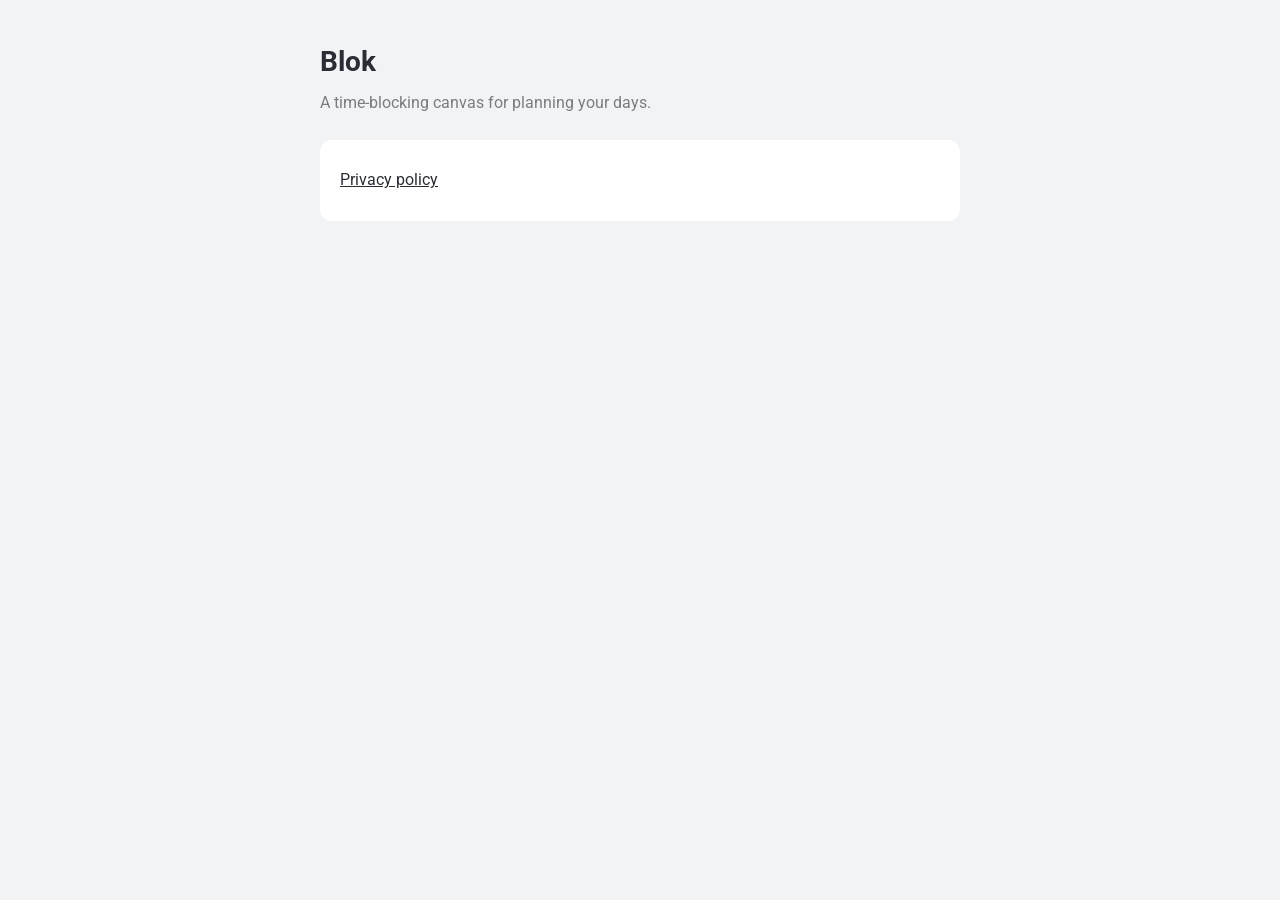
<file: index.html>
<!doctype html>
<html lang="en">
  <head>
    <meta charset="utf-8" />
    <meta name="viewport" content="width=device-width, initial-scale=1" />
    <title>Blok</title>
    <link rel="stylesheet" href="style.css" />
  </head>
  <body>
    <main>
      <h1>Blok</h1>
      <p class="soft">A time-blocking canvas for planning your days.</p>
      <div class="panel">
        <p><a href="privacy.html">Privacy policy</a></p>
      </div>
    </main>
  </body>
</html>
</file>
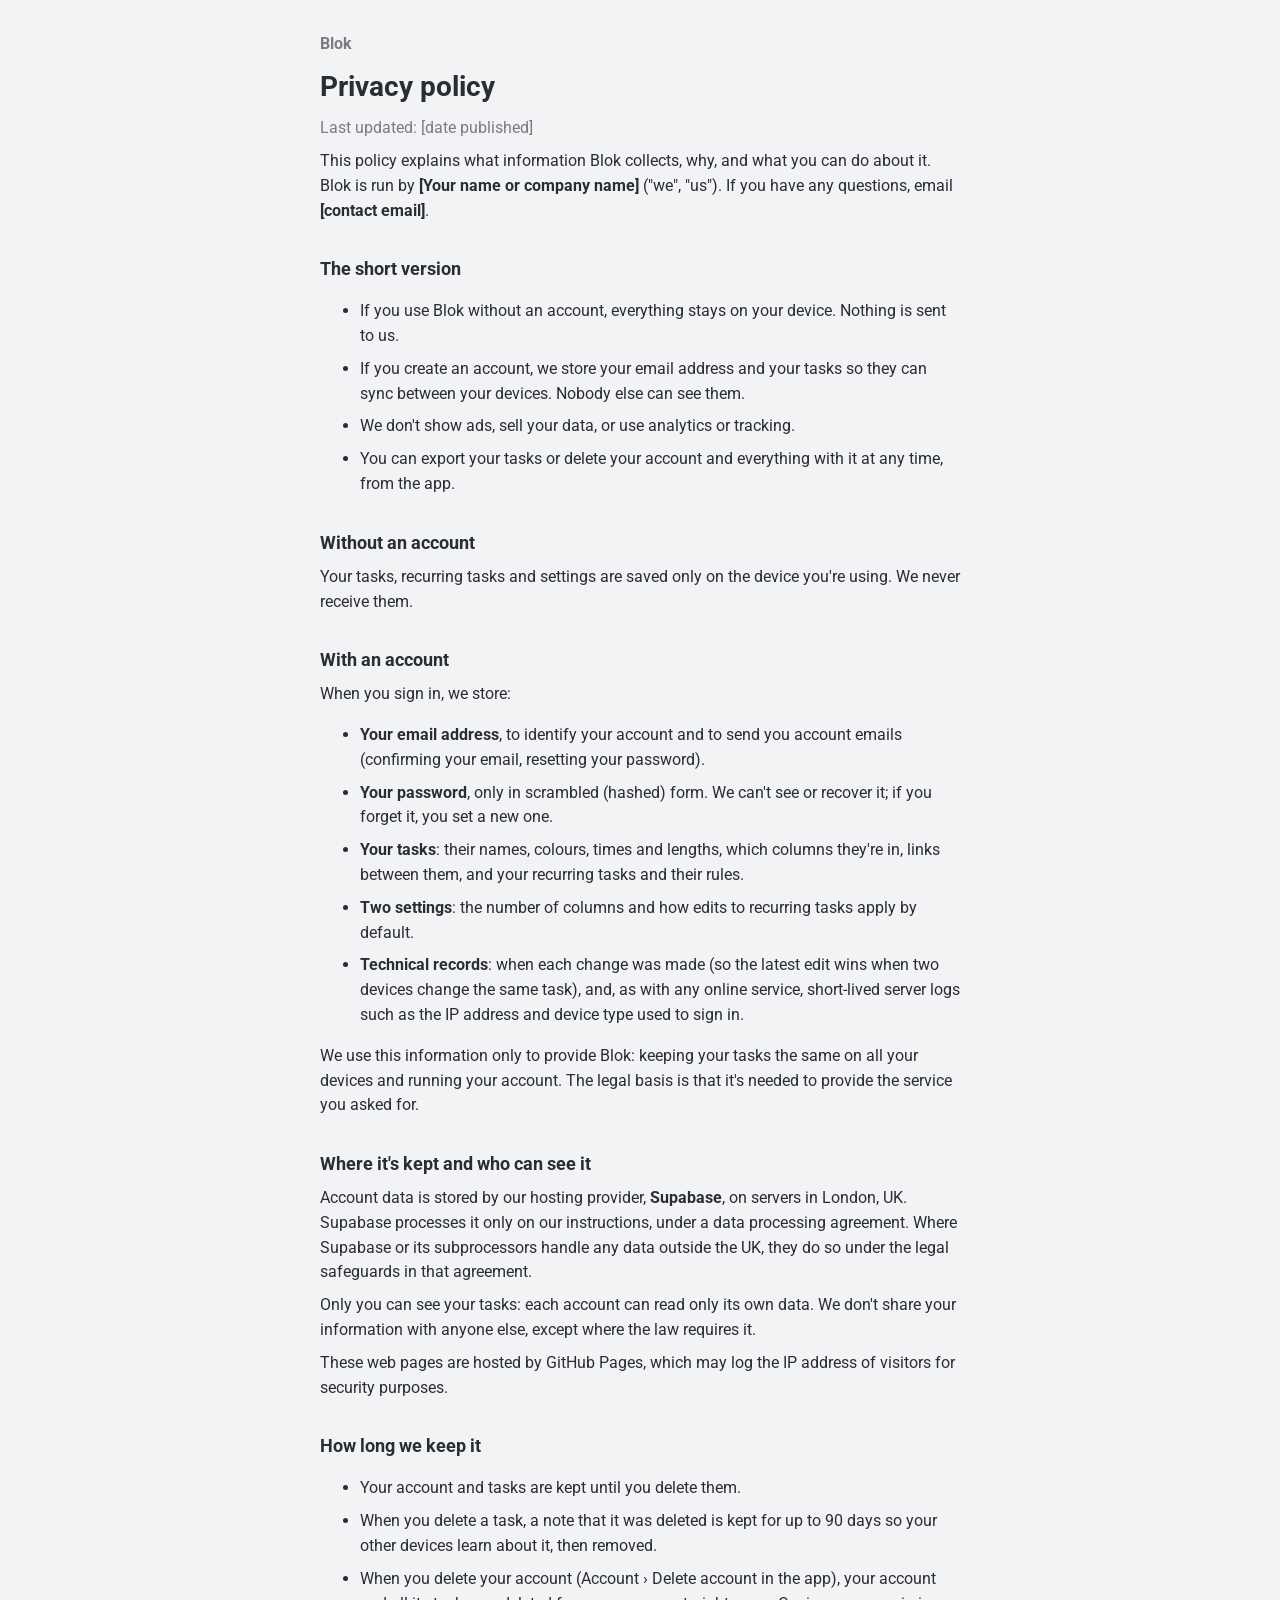
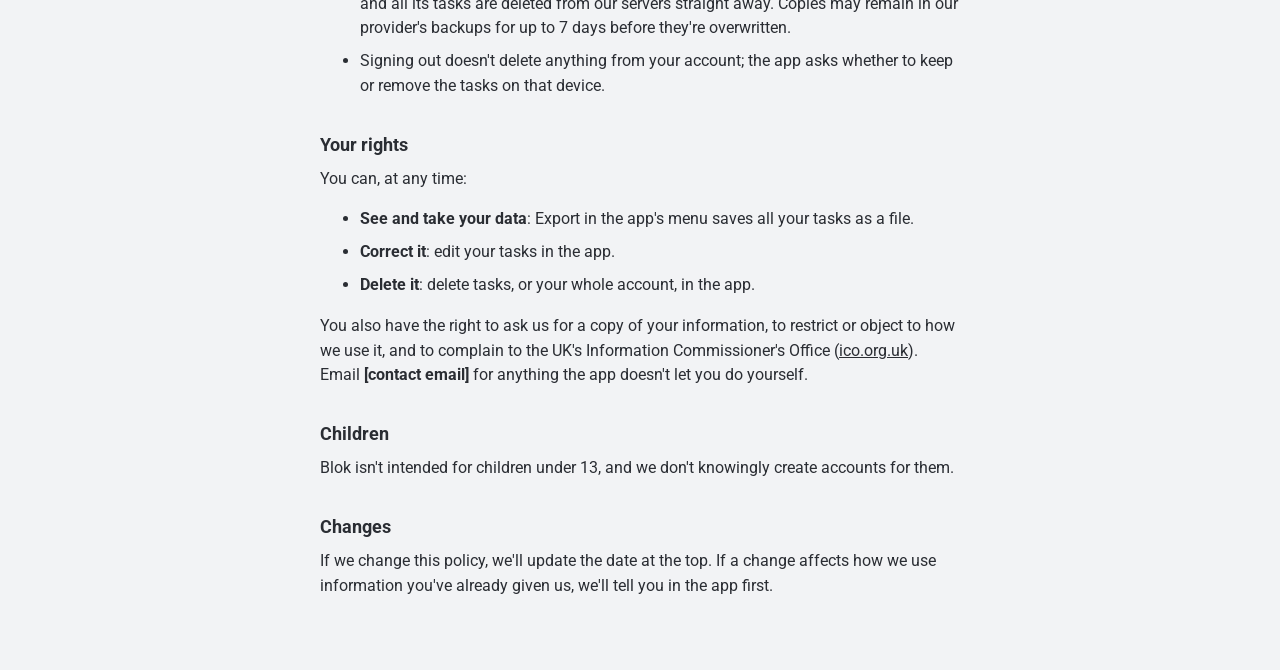
<file: privacy.html>
<!doctype html>
<html lang="en">
  <head>
    <meta charset="utf-8" />
    <meta name="viewport" content="width=device-width, initial-scale=1" />
    <title>Privacy policy · Blok</title>
    <link rel="stylesheet" href="style.css" />
  </head>
  <body>
    <!-- BEFORE PUBLISHING: replace every [bracketed placeholder] below (who runs Blok, the contact
         email, the date). A published policy with placeholders is incomplete. -->
    <main>
      <a class="brand" href="./">Blok</a>
      <h1>Privacy policy</h1>
      <p class="soft">Last updated: [date published]</p>

      <p>
        This policy explains what information Blok collects, why, and what you can do about it.
        Blok is run by <strong>[Your name or company name]</strong> ("we", "us"). If you have any
        questions, email <strong>[contact email]</strong>.
      </p>

      <h2>The short version</h2>
      <ul>
        <li>If you use Blok without an account, everything stays on your device. Nothing is sent to us.</li>
        <li>
          If you create an account, we store your email address and your tasks so they can sync between
          your devices. Nobody else can see them.
        </li>
        <li>We don't show ads, sell your data, or use analytics or tracking.</li>
        <li>You can export your tasks or delete your account and everything with it at any time, from the app.</li>
      </ul>

      <h2>Without an account</h2>
      <p>
        Your tasks, recurring tasks and settings are saved only on the device you're using. We never receive
        them.
      </p>

      <h2>With an account</h2>
      <p>When you sign in, we store:</p>
      <ul>
        <li><strong>Your email address</strong>, to identify your account and to send you account emails (confirming your email, resetting your password).</li>
        <li>
          <strong>Your password</strong>, only in scrambled (hashed) form. We can't see or recover it; if
          you forget it, you set a new one.
        </li>
        <li>
          <strong>Your tasks</strong>: their names, colours, times and lengths, which columns they're in,
          links between them, and your recurring tasks and their rules.
        </li>
        <li><strong>Two settings</strong>: the number of columns and how edits to recurring tasks apply by default.</li>
        <li>
          <strong>Technical records</strong>: when each change was made (so the latest edit wins when two
          devices change the same task), and, as with any online service, short-lived server logs such as
          the IP address and device type used to sign in.
        </li>
      </ul>
      <p>
        We use this information only to provide Blok: keeping your tasks the same on all your devices and
        running your account. The legal basis is that it's needed to provide the service you asked for.
      </p>

      <h2>Where it's kept and who can see it</h2>
      <p>
        Account data is stored by our hosting provider, <strong>Supabase</strong>, on servers in London,
        UK. Supabase processes it only on our instructions, under a data processing agreement. Where
        Supabase or its subprocessors handle any data outside the UK, they do so under the legal
        safeguards in that agreement.
      </p>
      <p>
        Only you can see your tasks: each account can read only its own data. We don't share your
        information with anyone else, except where the law requires it.
      </p>
      <p>
        These web pages are hosted by GitHub Pages, which may log the IP address of visitors for security
        purposes.
      </p>

      <h2>How long we keep it</h2>
      <ul>
        <li>Your account and tasks are kept until you delete them.</li>
        <li>When you delete a task, a note that it was deleted is kept for up to 90 days so your other devices learn about it, then removed.</li>
        <li>
          When you delete your account (Account › Delete account in the app), your account and all its
          tasks are deleted from our servers straight away. Copies may remain in our provider's backups
          for up to 7 days before they're overwritten.
        </li>
        <li>Signing out doesn't delete anything from your account; the app asks whether to keep or remove the tasks on that device.</li>
      </ul>

      <h2>Your rights</h2>
      <p>You can, at any time:</p>
      <ul>
        <li><strong>See and take your data</strong>: Export in the app's menu saves all your tasks as a file.</li>
        <li><strong>Correct it</strong>: edit your tasks in the app.</li>
        <li><strong>Delete it</strong>: delete tasks, or your whole account, in the app.</li>
      </ul>
      <p>
        You also have the right to ask us for a copy of your information, to restrict or object to how we
        use it, and to complain to the UK's Information Commissioner's Office
        (<a href="https://ico.org.uk">ico.org.uk</a>). Email <strong>[contact email]</strong> for anything
        the app doesn't let you do yourself.
      </p>

      <h2>Children</h2>
      <p>Blok isn't intended for children under 13, and we don't knowingly create accounts for them.</p>

      <h2>Changes</h2>
      <p>
        If we change this policy, we'll update the date at the top. If a change affects how we use
        information you've already given us, we'll tell you in the app first.
      </p>
    </main>
  </body>
</html>
</file>
<file: style.css>
/* Blok's web pages: the app's look (its dark palette, red, 12px corners, Roboto, served from here
   so no request goes to a font service). Light when the browser asks for light. */

@font-face {
  font-family: Roboto;
  src: url(Roboto-400.ttf) format('truetype');
  font-weight: 400;
}
@font-face {
  font-family: Roboto;
  src: url(Roboto-700.ttf) format('truetype');
  font-weight: 700;
}

:root {
  --bg: #16181c;
  --panel: #23272d;
  --box: #2e333a;
  --text: #ffffff;
  --soft: rgba(255, 255, 255, 0.5);
  --red: #ff6161;
  --radius: 12px;
}
@media (prefers-color-scheme: light) {
  :root {
    --bg: #f2f3f5;
    --panel: #ffffff;
    --box: #eceef1;
    --text: #2a2d33;
    --soft: rgba(42, 45, 51, 0.6);
  }
}

* {
  box-sizing: border-box;
}
body {
  margin: 0;
  background: var(--bg);
  color: var(--text);
  font: 16px/1.55 Roboto, system-ui, sans-serif;
}
main {
  max-width: 680px;
  margin: 0 auto;
  padding: 32px 20px 64px;
}
h1 {
  font-size: 28px;
  margin: 8px 0 4px;
}
h2 {
  font-size: 18px;
  margin: 32px 0 8px;
}
p,
li {
  margin: 8px 0;
}
.soft {
  color: var(--soft);
}
a {
  color: var(--text);
}
.brand {
  font-weight: 700;
  text-decoration: none;
  color: var(--soft);
}
.panel {
  background: var(--panel);
  border-radius: var(--radius);
  padding: 20px;
  margin: 24px 0;
}
.narrow {
  max-width: 400px;
}
label {
  display: block;
  font-weight: 700;
  margin: 12px 0 6px;
}
input {
  width: 100%;
  font: inherit;
  color: var(--text);
  background: var(--box);
  border: 0;
  border-radius: var(--radius);
  padding: 10px 12px;
}
button {
  width: 100%;
  margin-top: 16px;
  font: inherit;
  font-weight: 700;
  color: var(--text);
  background: var(--box);
  border: 0;
  border-radius: var(--radius);
  padding: 10px 12px;
  cursor: pointer;
}
button:disabled {
  color: var(--soft);
  cursor: default;
}
.error {
  color: var(--red);
}
[hidden] {
  display: none !important;
}
</file>
